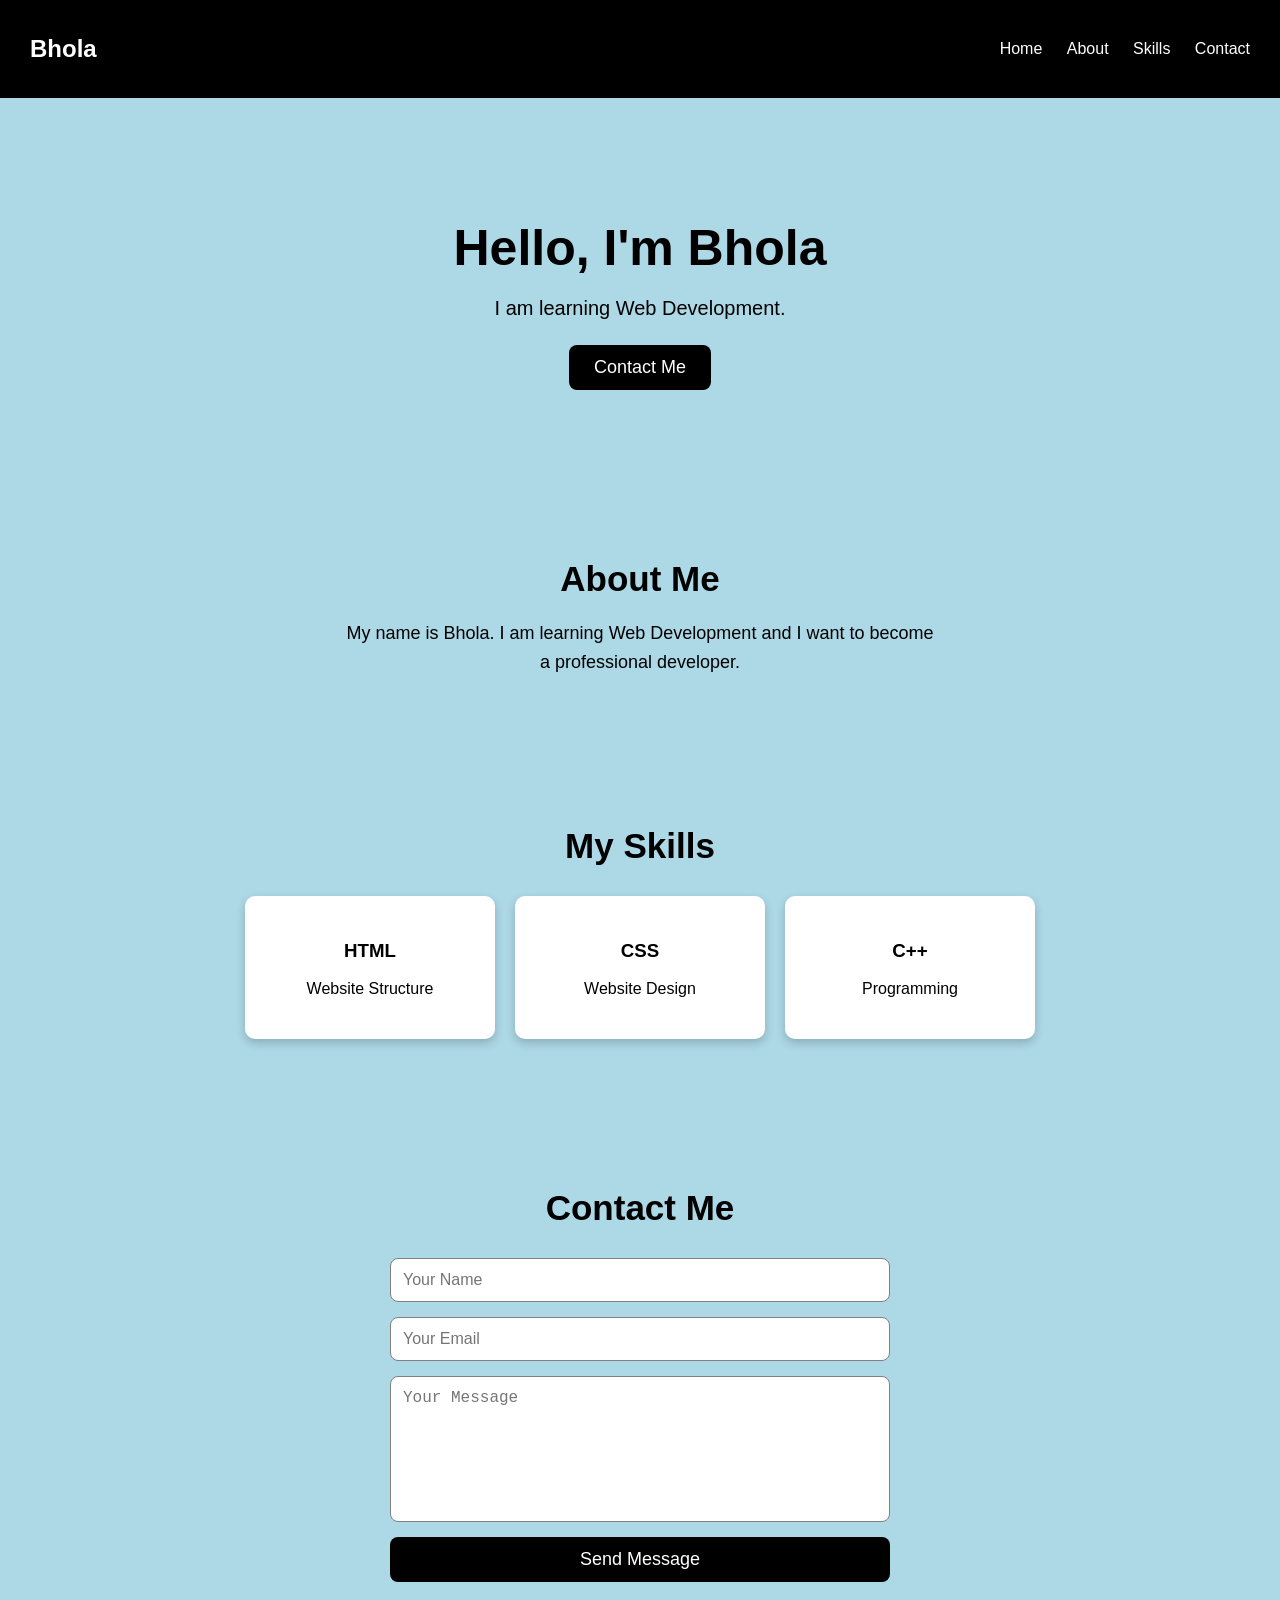
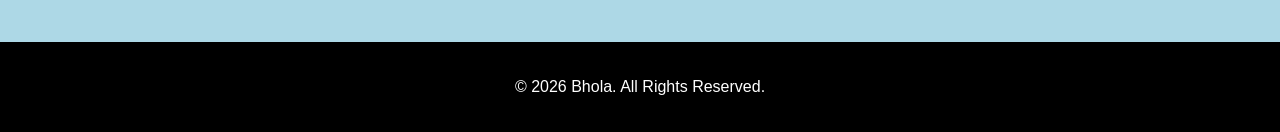
<file: index.html>
<!DOCTYPE html>
<html>

<head>
    <title>Bhola Portfolio</title>
    <link rel="stylesheet" href="style.css">
</head>

<body>

    <!-- Navbar -->
    <nav>
        <h2>Bhola</h2>

        <div>
            <a href="#">Home</a>
            <a href="#">About</a>
            <a href="#">Skills</a>
            <a href="#">Contact</a>
        </div>
    </nav>

    <!-- Hero Section -->
    <section class="hero">

        <h1>Hello, I'm Bhola</h1>

        <p>I am learning Web Development.</p>

        <button>Contact Me</button>

    </section>

    <!-- About Section -->
    <section class="about">

        <h2>About Me</h2>

        <p>
            My name is Bhola. I am learning Web Development
            and I want to become a professional developer.
        </p>

    </section>

    <!-- Skills Section -->
    <section class="skills">

        <h2>My Skills</h2>

        <div class="skill-container">

            <div class="skill-card">
                <h3>HTML</h3>
                <p>Website Structure</p>
            </div>

            <div class="skill-card">
                <h3>CSS</h3>
                <p>Website Design</p>
            </div>

            <div class="skill-card">
                <h3>C++</h3>
                <p>Programming</p>
            </div>

        </div>

    </section>

    <!-- Contact Section -->
    <section class="contact">

        <h2>Contact Me</h2>

        <form>
            <input type="text" placeholder="Your Name">

            <input type="email" placeholder="Your Email">

            <textarea placeholder="Your Message"></textarea>

            <button type="submit">Send Message</button>
        </form>

    </section>

    <!-- Footer -->
    <footer>
        <p>© 2026 Bhola. All Rights Reserved.</p>
    </footer>

</body>

</html>
</file>
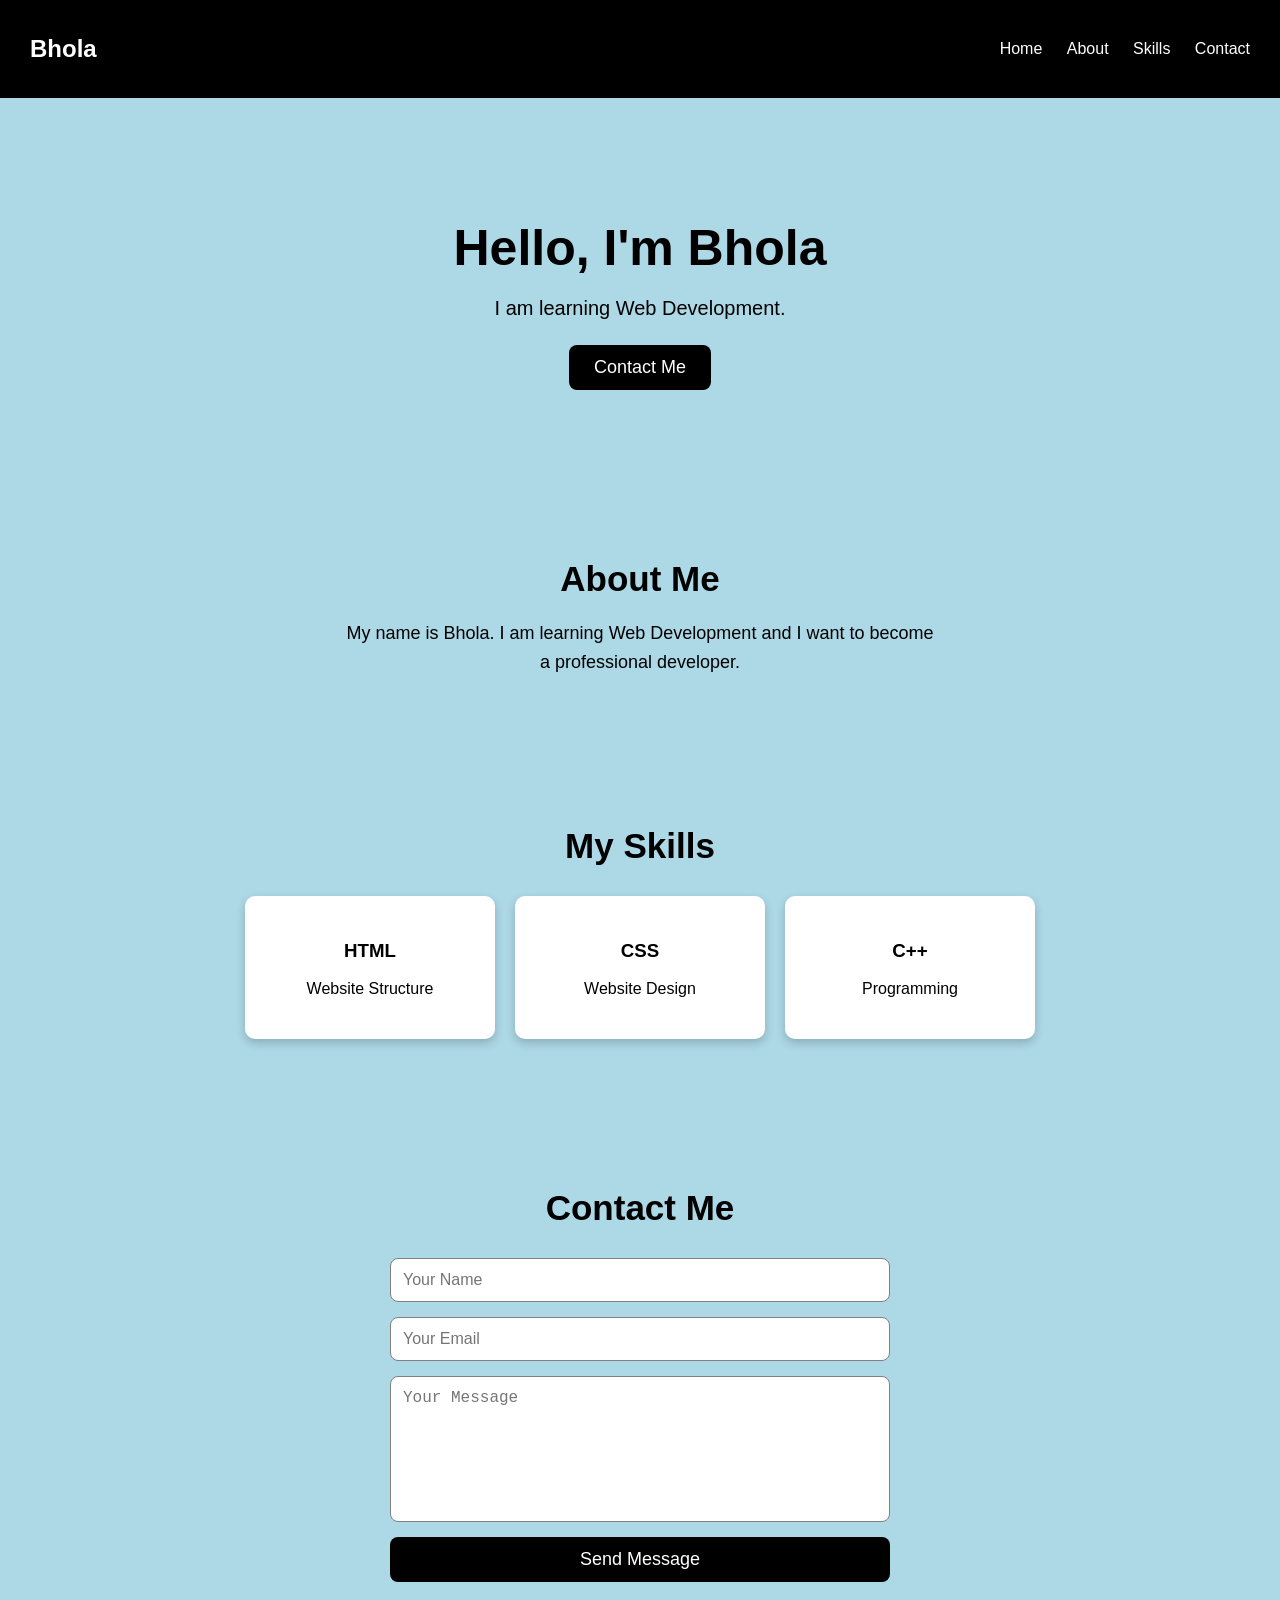
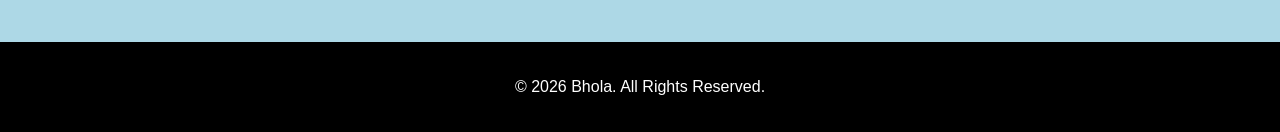
<file: Prince-portfolioindex.html>
<!DOCTYPE html>
<html>

<head>
    <title>Bhola Portfolio</title>
    <link rel="stylesheet" href="style.css">
</head>

<body>

    <!-- Navbar -->
    <nav>
        <h2>Bhola</h2>

        <div>
            <a href="#">Home</a>
            <a href="#">About</a>
            <a href="#">Skills</a>
            <a href="#">Contact</a>
        </div>
    </nav>

    <!-- Hero Section -->
    <section class="hero">

        <h1>Hello, I'm Bhola</h1>

        <p>I am learning Web Development.</p>

        <button>Contact Me</button>

    </section>

    <!-- About Section -->
    <section class="about">

        <h2>About Me</h2>

        <p>
            My name is Bhola. I am learning Web Development
            and I want to become a professional developer.
        </p>

    </section>

    <!-- Skills Section -->
    <section class="skills">

        <h2>My Skills</h2>

        <div class="skill-container">

            <div class="skill-card">
                <h3>HTML</h3>
                <p>Website Structure</p>
            </div>

            <div class="skill-card">
                <h3>CSS</h3>
                <p>Website Design</p>
            </div>

            <div class="skill-card">
                <h3>C++</h3>
                <p>Programming</p>
            </div>

        </div>

    </section>

    <!-- Contact Section -->
    <section class="contact">

        <h2>Contact Me</h2>

        <form>
            <input type="text" placeholder="Your Name">

            <input type="email" placeholder="Your Email">

            <textarea placeholder="Your Message"></textarea>

            <button type="submit">Send Message</button>
        </form>

    </section>

    <!-- Footer -->
    <footer>
        <p>© 2026 Bhola. All Rights Reserved.</p>
    </footer>

</body>

</html>
</file>
<file: style.css>
/* Body */
body {
    margin: 0;
    font-family: Arial, sans-serif;
    background-color: lightblue;
}

/* Navbar */
nav {
    display: flex;
    justify-content: space-between;
    align-items: center;
    padding: 15px 30px;
    background-color: black;
}

nav h2 {
    color: white;
}

nav a {
    color: white;
    text-decoration: none;
    margin-left: 20px;
}

nav a:hover {
    color: yellow;
}

/* Hero Section */
.hero {
    text-align: center;
    padding: 80px 20px;
    background-color: lightblue;
}

.hero h1 {
    font-size: 50px;
    margin-bottom: 10px;
}

.hero p {
    font-size: 20px;
    margin-bottom: 25px;
}

.hero button {
    background-color: black;
    color: white;
    padding: 12px 25px;
    font-size: 18px;
    border: none;
    border-radius: 8px;
    cursor: pointer;
}

.hero button:hover {
    background-color: darkblue;
}

/* About Section */
.about {
    text-align: center;
    padding: 60px 20px;
}

.about h2 {
    font-size: 35px;
    margin-bottom: 20px;
}

.about p {
    max-width: 600px;
    margin: auto;
    font-size: 18px;
    line-height: 1.6;
}

/* Skills Section */
.skills {
    text-align: center;
    padding: 60px 20px;
}

.skills h2 {
    font-size: 35px;
    margin-bottom: 30px;
}

.skill-container {
    display: flex;
    justify-content: center;
    gap: 20px;
    flex-wrap: wrap;
}

.skill-card {
    background-color: white;
    width: 200px;
    padding: 25px;
    border-radius: 10px;
    box-shadow: 0 4px 10px rgba(0, 0, 0, 0.2);
}

.skill-card:hover {
    transform: translateY(-5px);
}

/* Contact Section */
.contact {
    text-align: center;
    padding: 60px 20px;
}

.contact h2 {
    font-size: 35px;
    margin-bottom: 30px;
}

.contact form {
    max-width: 500px;
    margin: auto;
    display: flex;
    flex-direction: column;
    gap: 15px;
}

.contact input,
.contact textarea {
    padding: 12px;
    font-size: 16px;
    border: 1px solid gray;
    border-radius: 8px;
}

.contact textarea {
    height: 120px;
    resize: none;
}

.contact button {
    background-color: black;
    color: white;
    padding: 12px;
    font-size: 18px;
    border: none;
    border-radius: 8px;
    cursor: pointer;
}

/* Footer */
footer {
    text-align: center;
    padding: 20px;
    background-color: black;
    color: white;
}

/* Mobile Responsive */
@media (max-width: 600px) {

    nav {
        flex-direction: column;
        gap: 10px;
    }

    nav a {
        margin-left: 10px;
        margin-right: 10px;
    }

    .hero h1 {
        font-size: 35px;
    }

    .skill-container {
        flex-direction: column;
        align-items: center;
    }

}
</file>
